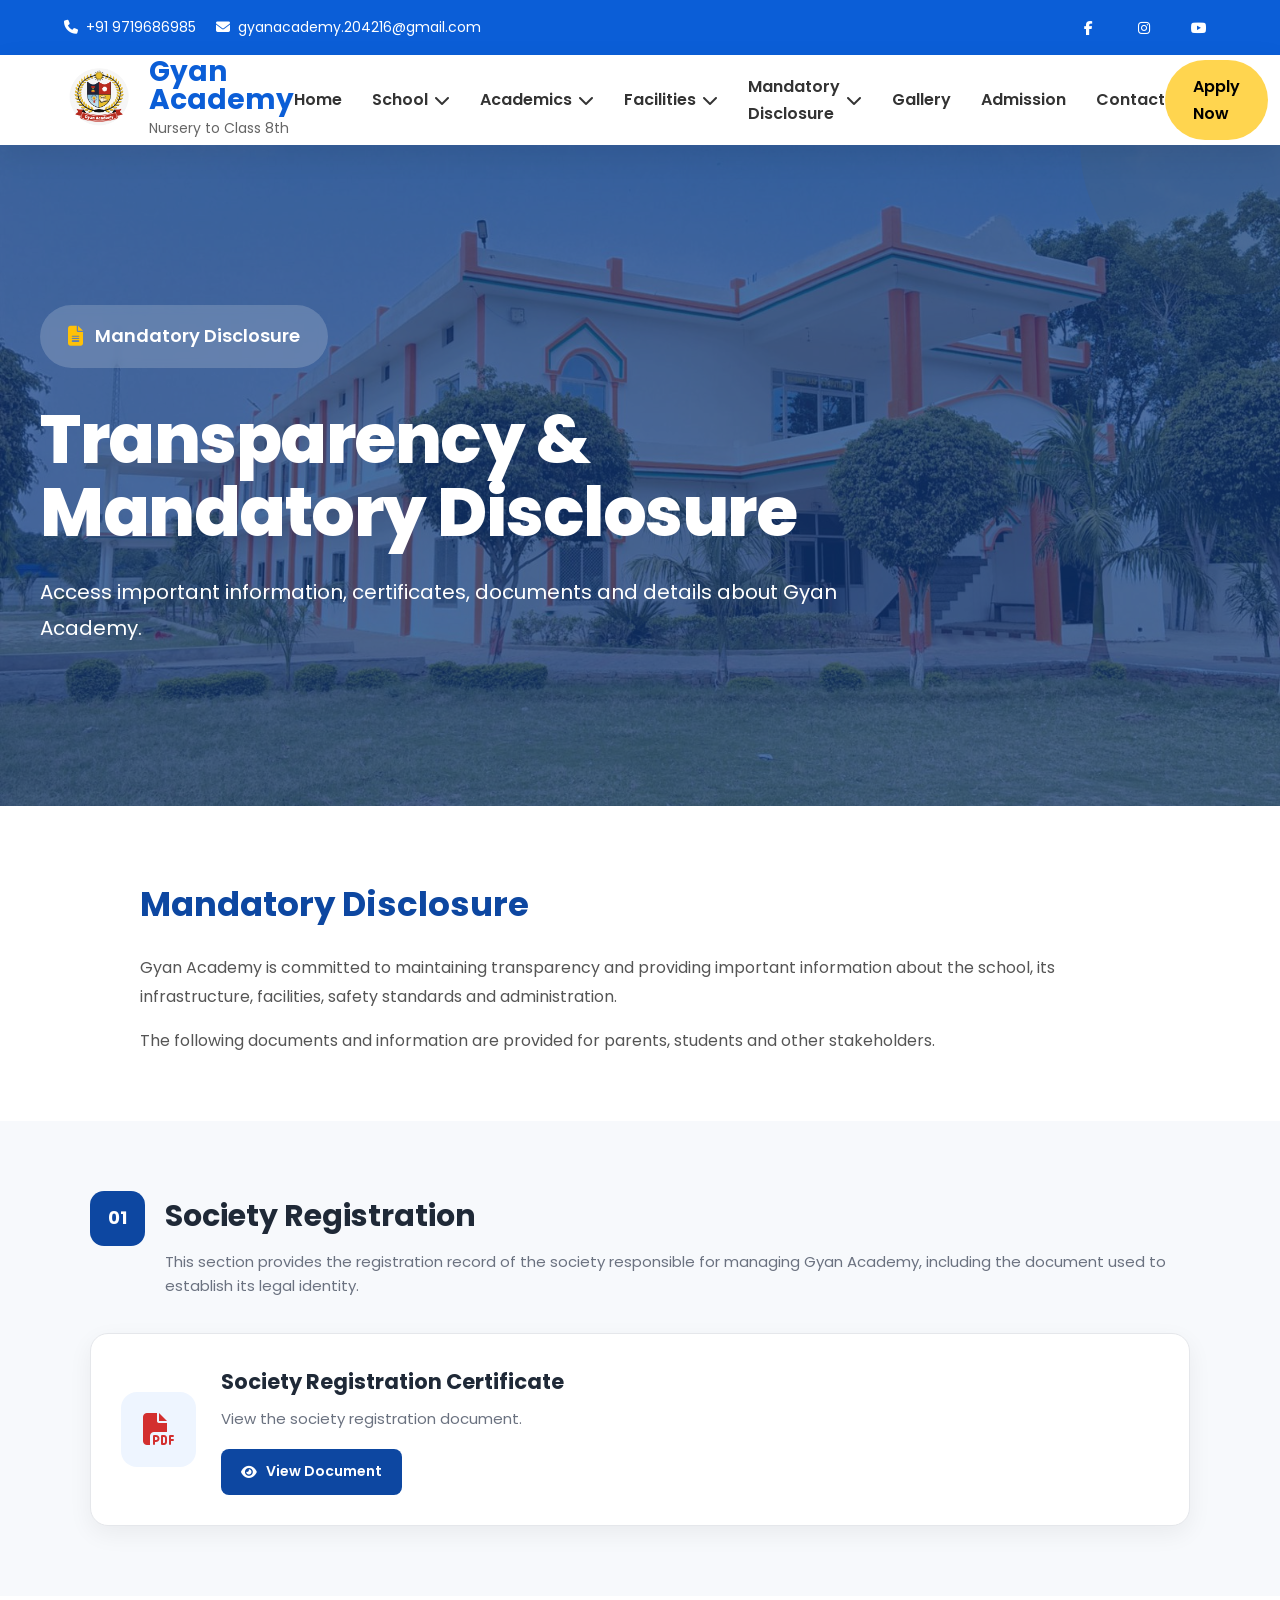
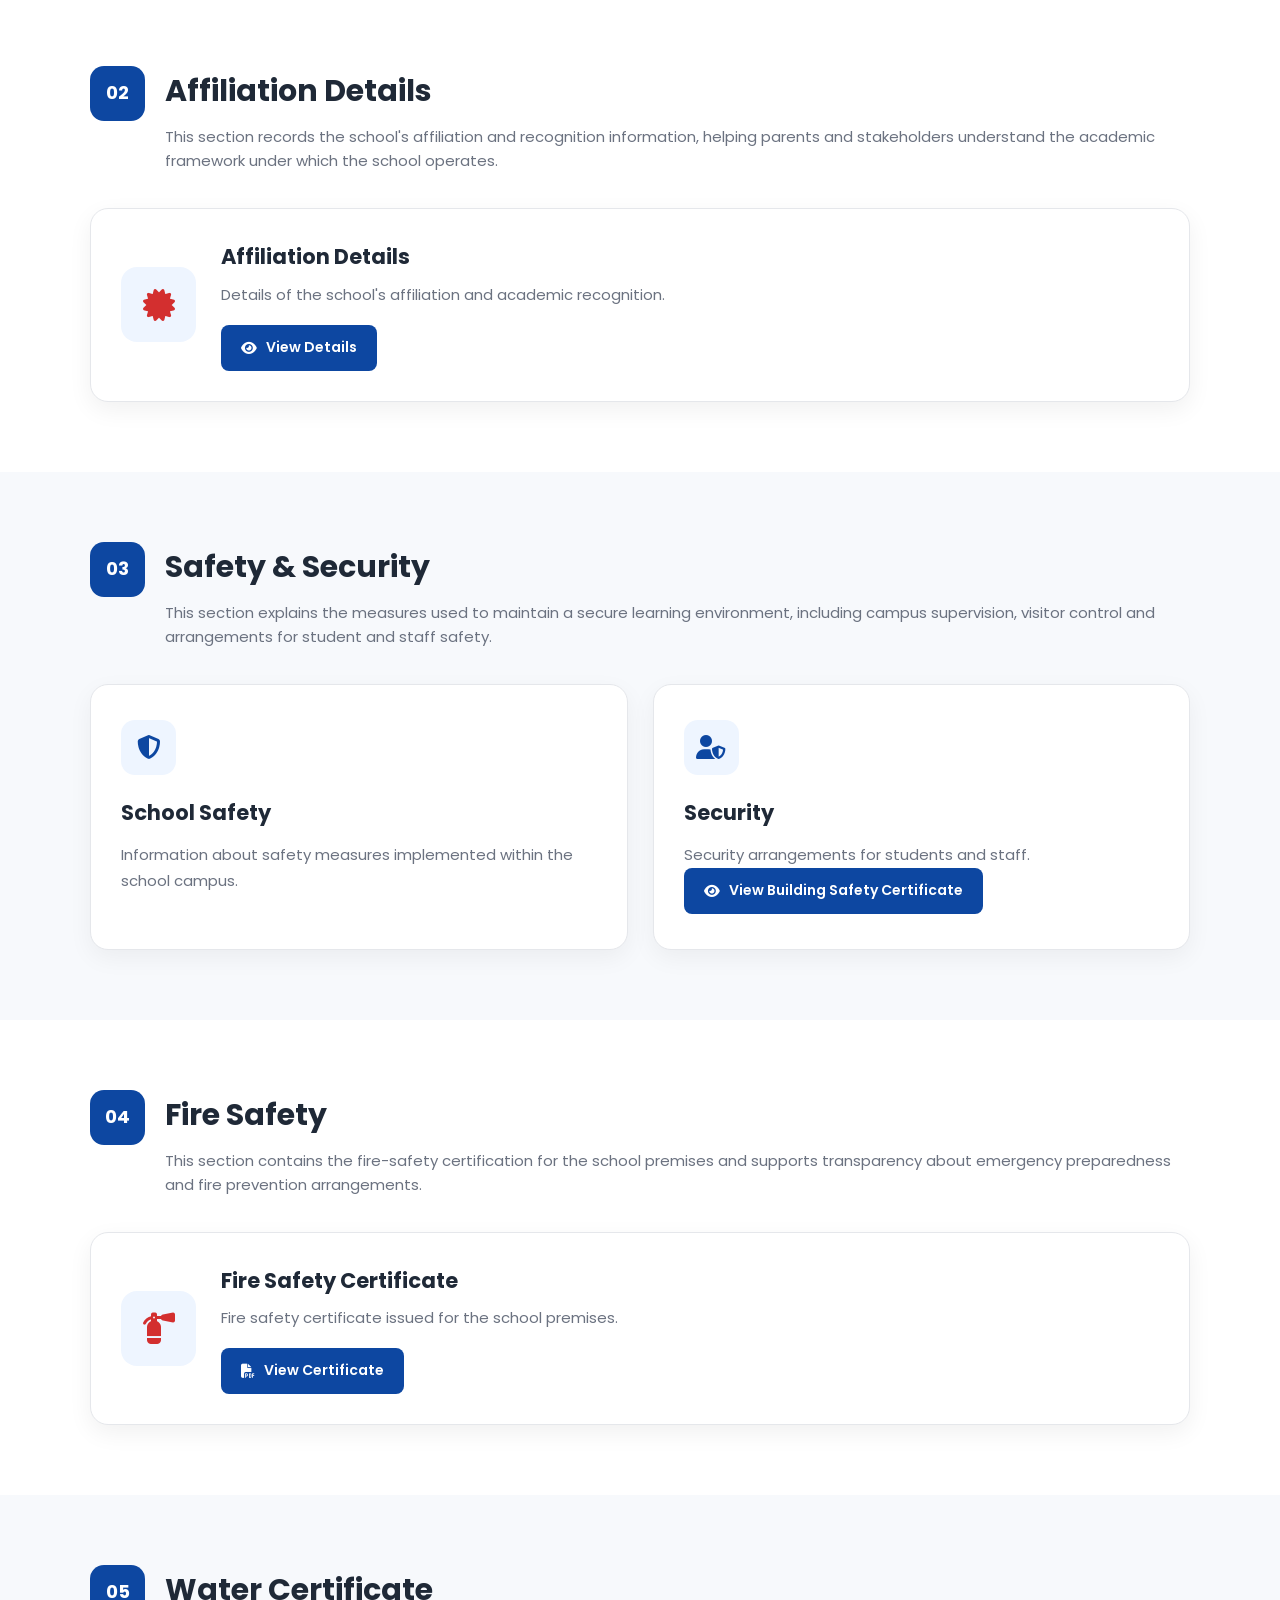
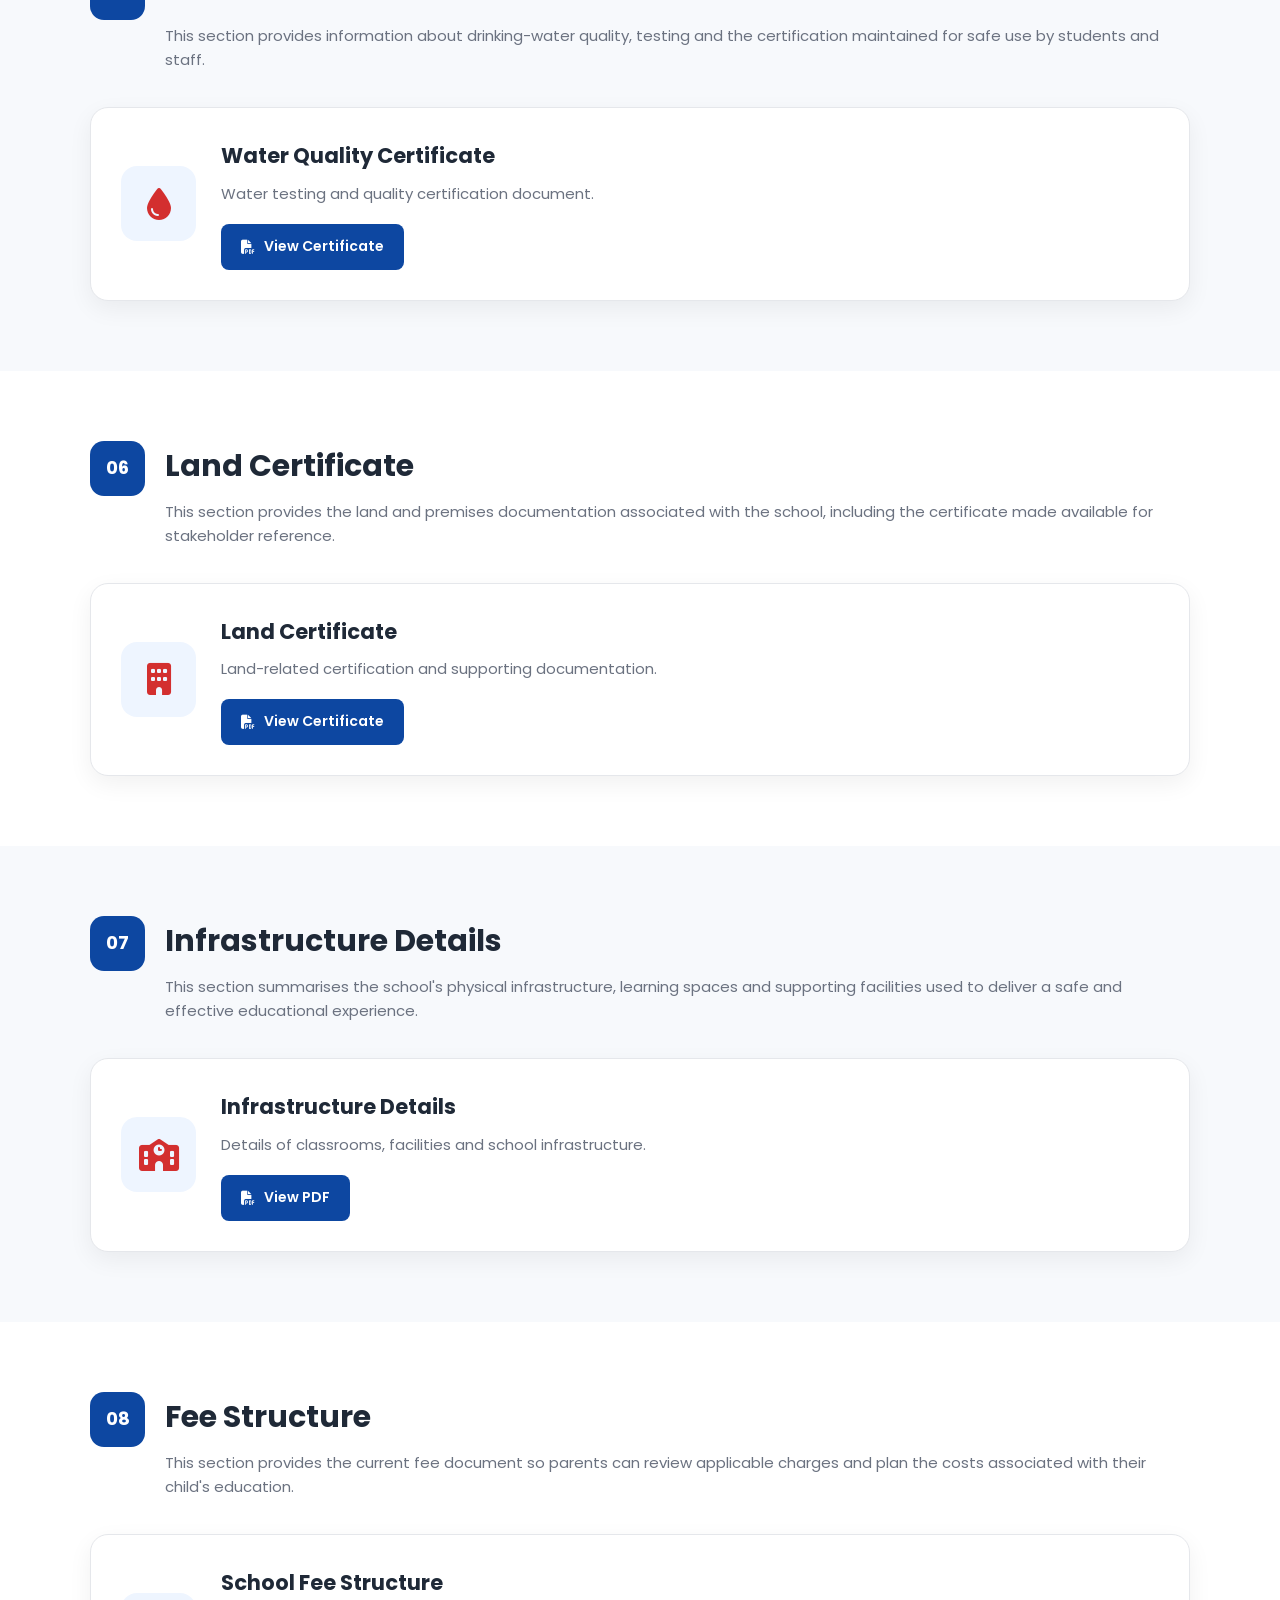
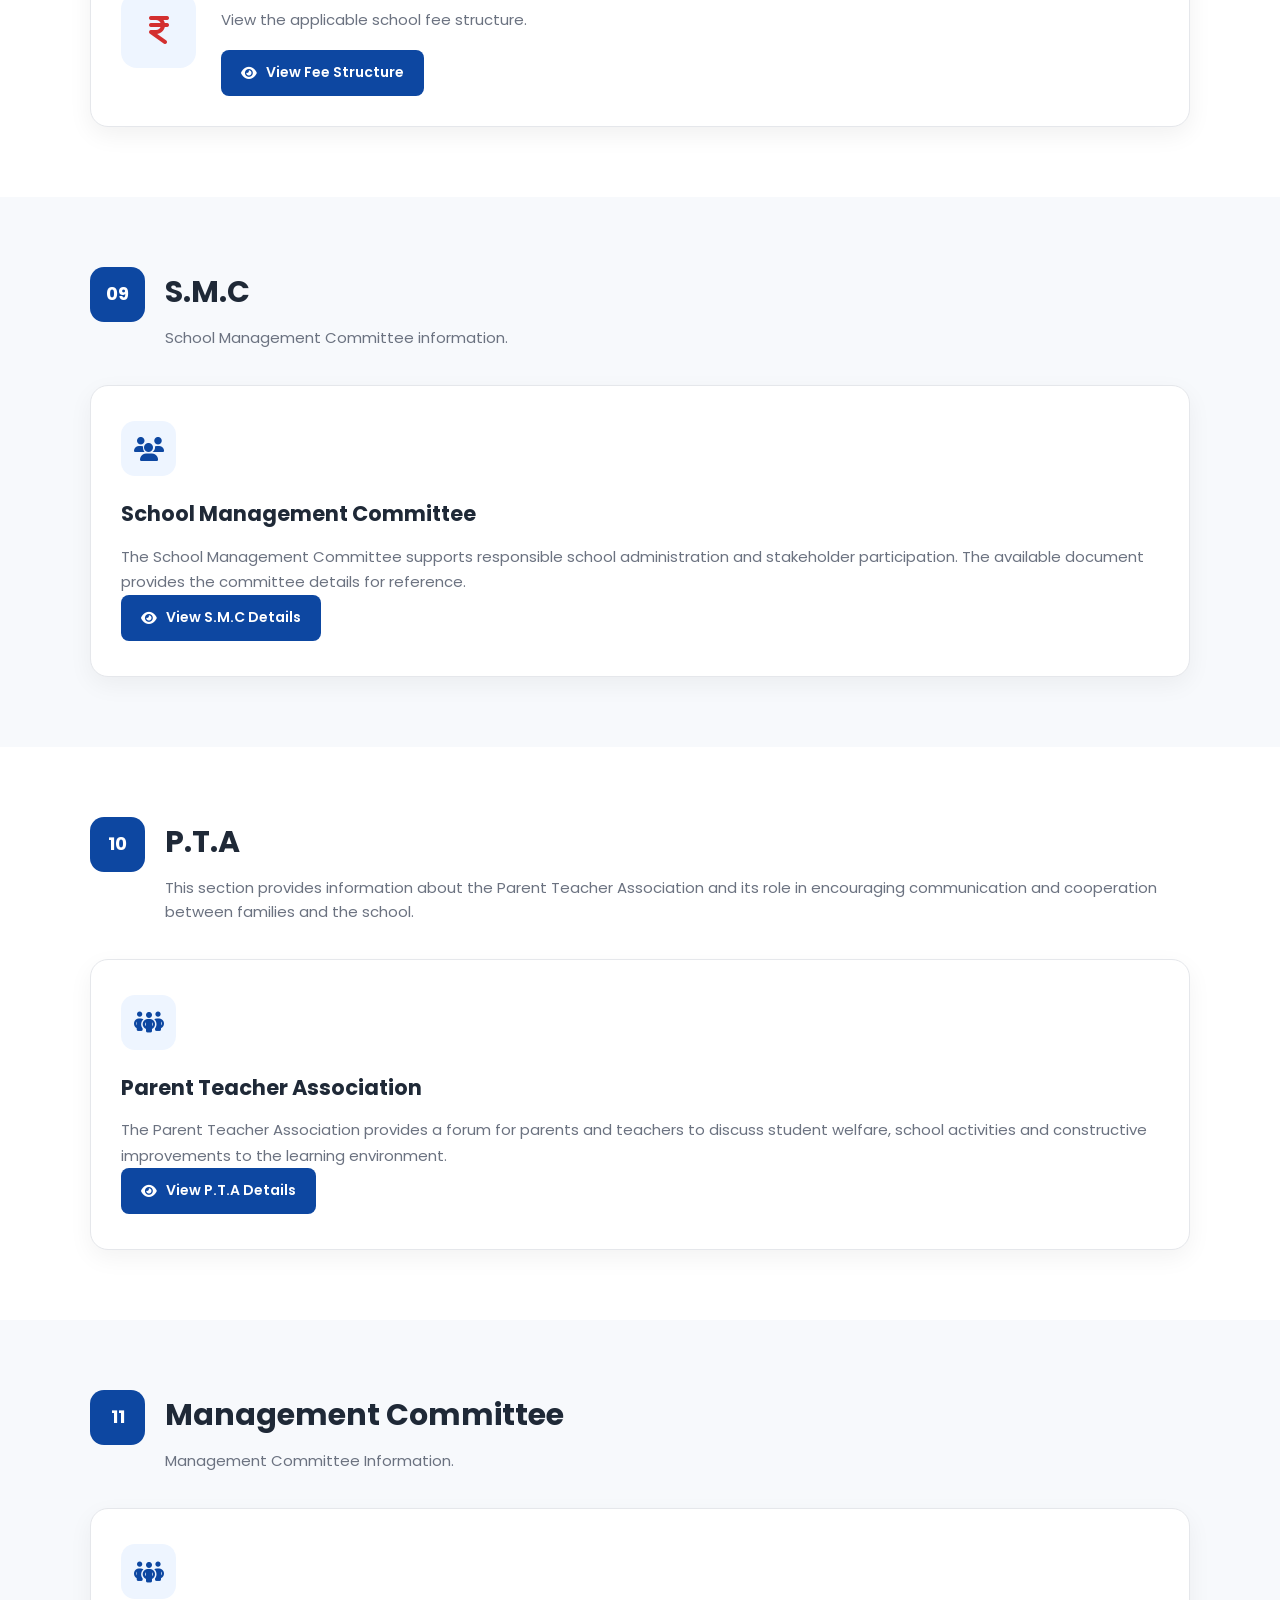
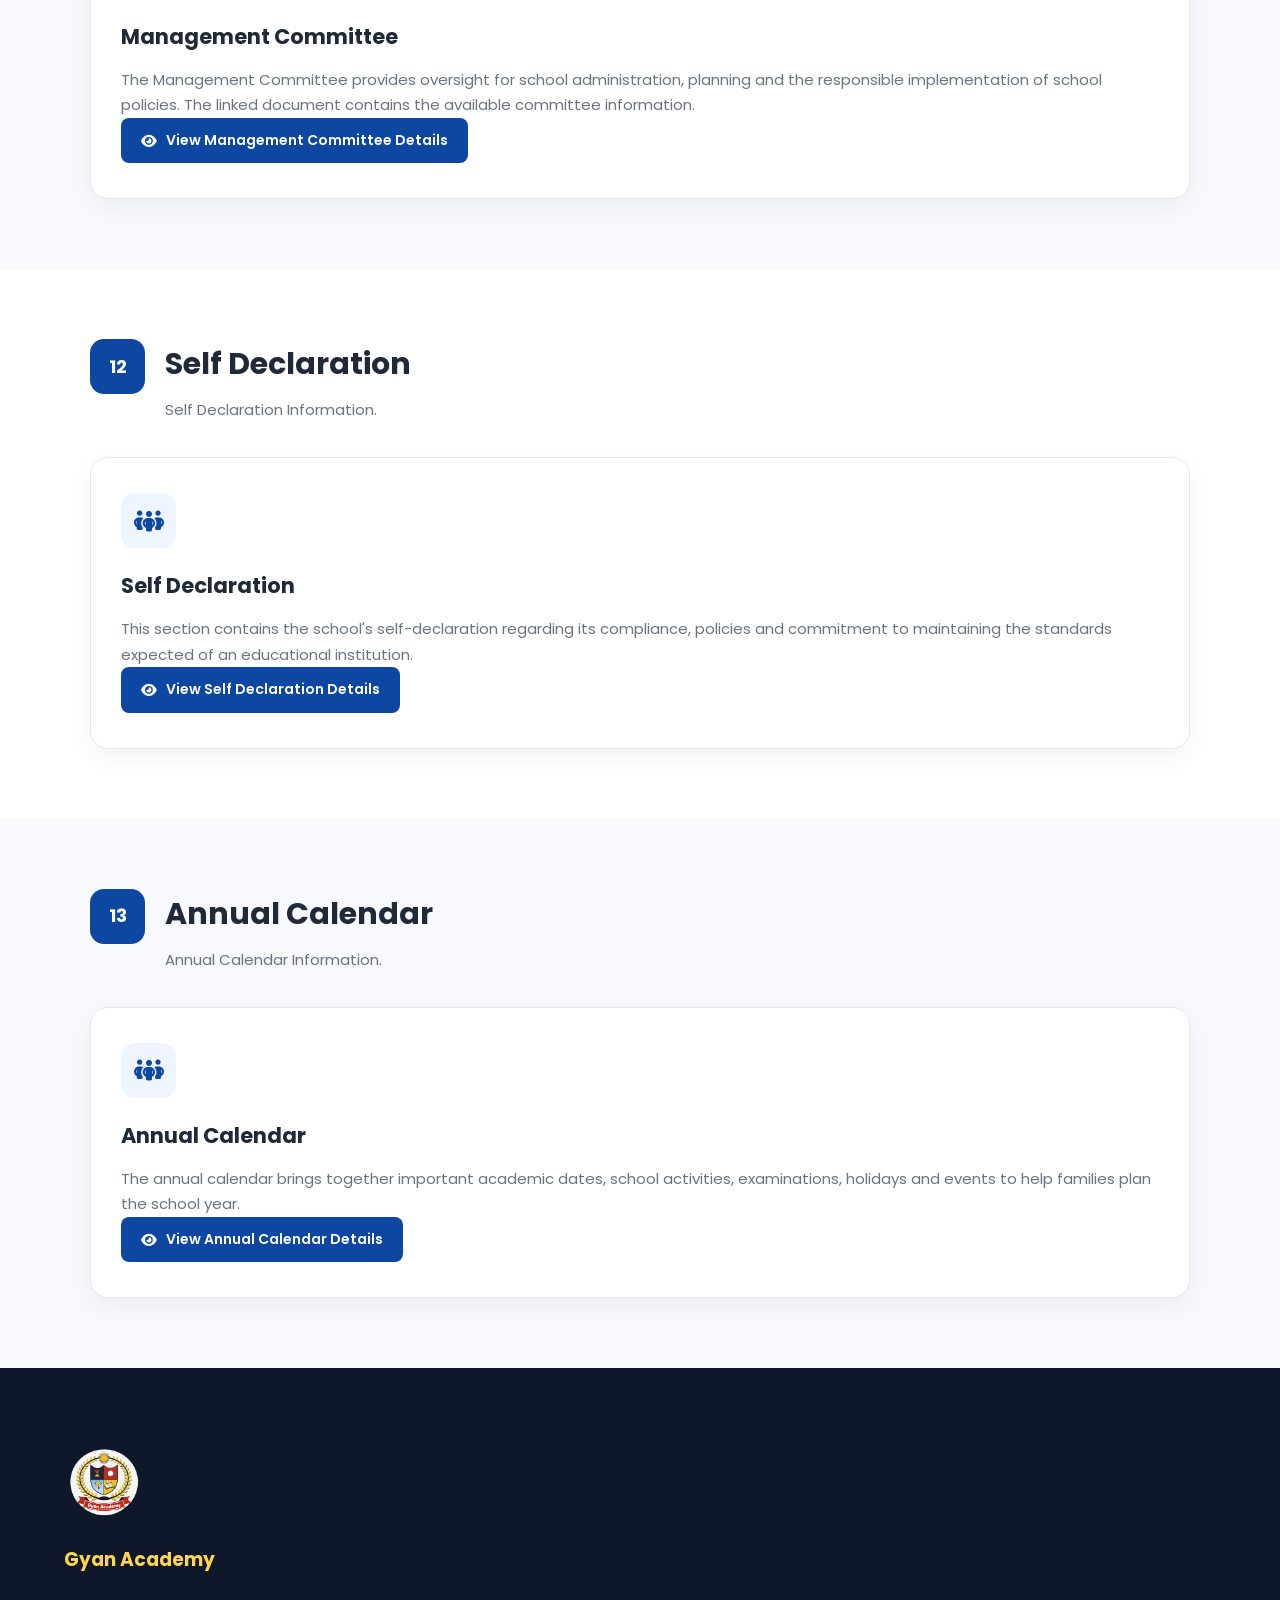
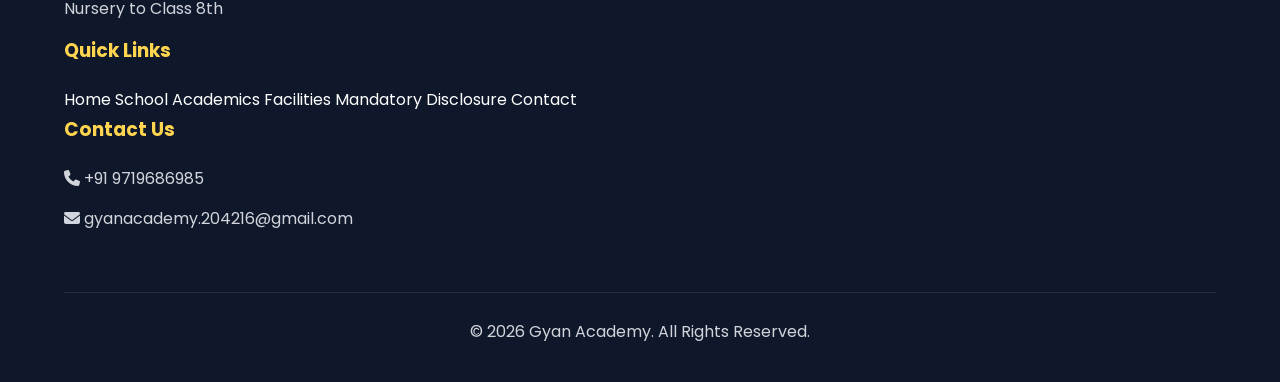
<file: mandatorydisclosure.html>
<!DOCTYPE html>
<html lang="en">

<head>

    <meta charset="UTF-8">

    <meta name="viewport" content="width=device-width, initial-scale=1.0">

    <title>Mandatory Disclosure | Gyan Academy</title>

    <link rel="stylesheet" href="style.css">

    <link rel="stylesheet" href="mandatorydisclosure.css">

    <link rel="stylesheet" href="https://cdnjs.cloudflare.com/ajax/libs/font-awesome/6.7.2/css/all.min.css">

</head>


<body>


    <!-- ================= TOP BAR ================= -->

    <div class="top-bar">

        <div class="container">

            <div class="top-left">

                <a href="tel:+919719686985">
                    <i class="fa-solid fa-phone"></i>
                    +91 9719686985
                </a>

                <a href="mailto:gyanacademy.204216@gmail.com">
                    <i class="fa-solid fa-envelope"></i>
                    gyanacademy.204216@gmail.com
                </a>

            </div>

            <div class="top-right">

                <a href="#">
                    <i class="fab fa-facebook-f"></i>
                </a>

                <a href="#">
                    <i class="fab fa-instagram"></i>
                </a>

                <a href="#">
                    <i class="fab fa-youtube"></i>
                </a>

            </div>

        </div>

    </div>


    <!-- ================= HEADER ================= -->

    <header class="header">

        <div class="container">

            <!-- Logo -->

            <a href="index.html" class="logo">

                <img src="logo.png" alt="Gyan Academy Logo">

                <div class="logo-text">

                    <h2>Gyan Academy</h2>

                    <span>Nursery to Class 8th</span>

                </div>

            </a>


            <!-- ================= DESKTOP NAVIGATION ================= -->

            <nav class="navbar">

                <ul class="nav-menu">

                    <li>
                        <a href="index.html">
                            Home
                        </a>
                    </li>


                    <!-- SCHOOL -->

                    <li class="dropdown">

                        <a href="#">
                            School
                            <i class="fa-solid fa-chevron-down"></i>
                        </a>

                        <ul class="dropdown-menu">

                            <li>
                                <a href="school.html#about-us">
                                    About Us
                                </a>
                            </li>

                            <li>
                                <a href="school.html#vision">
                                    Vision & Mission
                                </a>
                            </li>

                            <li>
                                <a href="school.html#principal">
                                    Principal's Message
                                </a>
                            </li>

                            <li>
                                <a href="mandatorydisclosure.html#mandatory-disclosure">
                                    Mandatory Disclosure
                                </a>
                            </li>

                        </ul>

                    </li>


                    <!-- ACADEMICS -->

                    <li class="dropdown">

                        <a href="#">
                            Academics
                            <i class="fa-solid fa-chevron-down"></i>
                        </a>

                        <ul class="dropdown-menu">

                            <li>
                                <a href="academics.html#curriculum">
                                    Curriculum
                                </a>
                            </li>

                            <li>
                                <a href="academics.html#classes">
                                    Classes
                                </a>
                            </li>

                            <li>
                                <a href="academics.html#calendar">
                                    Academic Calendar
                                </a>
                            </li>

                            <li>
                                <a href="academics.html#exam">
                                    Examinations
                                </a>
                            </li>

                        </ul>

                    </li>


                    <!-- FACILITIES -->

                    <li class="dropdown">

                        <a href="#">
                            Facilities
                            <i class="fa-solid fa-chevron-down"></i>
                        </a>

                        <ul class="dropdown-menu">

                            <li>
                                <a href="facilities.html#infrastructure">
                                    Infrastructure
                                </a>
                            </li>

                            <li>
                                <a href="facilities.html#sports">
                                    Sports & Activities
                                </a>
                            </li>

                            <li>
                                <a href="facilities.html#transport">
                                    Transport
                                </a>
                            </li>

                            <li>
                                <a href="facilities.html#safety">
                                    Safety & Security
                                </a>
                            </li>

                        </ul>

                    </li>


                    <!-- MANDATORY DISCLOSURE -->

                    <li class="dropdown">

                        <a href="mandatorydisclosure.html">

                            Mandatory Disclosure

                            <i class="fa-solid fa-chevron-down"></i>

                        </a>

                        <ul class="dropdown-menu">

                            <li>
                                <a href="#society-registration">
                                    Society Registration
                                </a>
                            </li>

                            <li>
                                <a href="#affiliation-details">
                                    Affiliation Details
                                </a>
                            </li>

                            <li>
                                <a href="#safety-security">
                                    Safety & Security
                                </a>
                            </li>

                            <li>
                                <a href="#fire-safety">
                                    Fire Safety
                                </a>
                            </li>

                            <li>
                                <a href="#water-certificate">
                                    Water Certificate
                                </a>
                            </li>

                            <li>
                                <a href="#land-certificate">
                                    Land Certificate
                                </a>
                            </li>

                            <li>
                                <a href="#infrastructure-details">
                                    Infrastructure Details
                                </a>
                            </li>

                            <li>
                                <a href="#fee-structure">
                                    Fee Structure
                                </a>
                            </li>

                            <li>
                                <a href="#smc">
                                    S.M.C
                                </a>
                            </li>

                            <li>
                                <a href="#pta">
                                    P.T.A
                                </a>
                            </li>

                            <li>
                                <a href="#management-committee">
                                    Management Committee
                                </a>
                            </li>

                            <li>
                                <a href="#self-declaration">
                                    Self Declaration
                                </a>
                            </li>

                            <li>

                                <a href="#annual-calendar">
                                    Annual Calendar
                                </a>
                            </li>

                        </ul>

                    </li>


                    <li>
                        <a href="gallery.html">
                            Gallery
                        </a>
                    </li>


                    <li>
                        <a href="admission.html#admission-form">
                            Admission
                        </a>
                    </li>


                    <li>
                        <a href="contact.html">
                            Contact
                        </a>
                    </li>

                </ul>

            </nav>


            <!-- RIGHT SIDE -->

            <div class="header-right">

                <a href="admission.html#admission-form" class="apply-btn">

                    Apply Now

                </a>

                <button type="button" class="menu-toggle" aria-label="Open menu" aria-expanded="false">

                    <i class="fa-solid fa-bars"></i>

                </button>

            </div>

        </div>

    </header>


    <!-- ================= MOBILE MENU ================= -->

    <div class="mobile-menu">

        <ul>

            <li>
                <a href="index.html">
                    Home
                </a>
            </li>


            <!-- SCHOOL -->

            <li class="mobile-dropdown">

                <button class="mobile-dropdown-btn">

                    School

                    <i class="fa-solid fa-chevron-down"></i>

                </button>

                <ul class="mobile-submenu">

                    <li>
                        <a href="school.html#about-us">
                            About Us
                        </a>
                    </li>

                    <li>
                        <a href="school.html#vision">
                            Vision & Mission
                        </a>
                    </li>

                    <li>
                        <a href="school.html#principal">
                            Principal's Message
                        </a>
                    </li>

                    <li>
                        <a href="mandatorydisclosure.html#mandatory-disclosure">
                            Mandatory Disclosure
                        </a>
                    </li>

                </ul>

            </li>


            <!-- ACADEMICS -->

            <li class="mobile-dropdown">

                <button class="mobile-dropdown-btn">

                    Academics

                    <i class="fa-solid fa-chevron-down"></i>

                </button>

                <ul class="mobile-submenu">

                    <li>
                        <a href="academics.html#curriculum">
                            Curriculum
                        </a>
                    </li>

                    <li>
                        <a href="academics.html#classes">
                            Classes
                        </a>
                    </li>

                    <li>
                        <a href="academics.html#calendar">
                            Academic Calendar
                        </a>
                    </li>

                    <li>
                        <a href="academics.html#exam">
                            Examinations
                        </a>
                    </li>

                </ul>

            </li>


            <!-- FACILITIES -->

            <li class="mobile-dropdown">

                <button class="mobile-dropdown-btn">

                    Facilities

                    <i class="fa-solid fa-chevron-down"></i>

                </button>

                <ul class="mobile-submenu">

                    <li>
                        <a href="facilities.html#infrastructure">
                            Infrastructure
                        </a>
                    </li>

                    <li>
                        <a href="facilities.html#sports">
                            Sports & Activities
                        </a>
                    </li>

                    <li>
                        <a href="facilities.html#transport">
                            Transport
                        </a>
                    </li>

                    <li>
                        <a href="facilities.html#safety">
                            Safety & Security
                        </a>
                    </li>

                </ul>

            </li>


            <!-- MANDATORY DISCLOSURE -->

            <li class="mobile-dropdown">

                <button class="mobile-dropdown-btn">

                    Mandatory Disclosure

                    <i class="fa-solid fa-chevron-down"></i>

                </button>

                <ul class="mobile-submenu">

                    <li>
                        <a href="#society-registration">
                            Society Registration
                        </a>
                    </li>

                    <li>
                        <a href="#affiliation-details">
                            Affiliation Details
                        </a>
                    </li>

                    <li>
                        <a href="#safety-security">
                            Safety & Security
                        </a>
                    </li>

                    <li>
                        <a href="#fire-safety">
                            Fire Safety
                        </a>
                    </li>

                    <li>
                        <a href="#water-certificate">
                            Water Certificate
                        </a>
                    </li>

                    <li>
                        <a href="#land-certificate">
                            Land Certificate
                        </a>
                    </li>

                    <li>
                        <a href="#infrastructure-details">
                            Infrastructure Details
                        </a>
                    </li>

                    <li>
                        <a href="#fee-structure">
                            Fee Structure
                        </a>
                    </li>

                    <li>
                        <a href="#smc">
                            S.M.C
                        </a>
                    </li>

                    <li>
                        <a href="#pta">
                            P.T.A
                        </a>
                    </li>

                    <li>
                        <a href="#management-committee">
                            Management Committee
                        </a>
                    </li>

                    <li>
                        <a href="#self-declaration">
                            Self Declaration
                        </a>
                    </li>

                    <li>
                        <a href="#annual-calendar">
                            Annual Calendar
                        </a>
                    </li>

                </ul>

            </li>


            <li>
                <a href="gallery.html">
                    Gallery
                </a>
            </li>


            <li>
                <a href="admission.html#admission-form">
                    Admission
                </a>
            </li>


            <li>
                <a href="contact.html">
                    Contact
                </a>
            </li>


            <li>

                <a href="admission.html#admission-form" class="mobile-apply-btn">

                    Apply Now

                </a>

            </li>

        </ul>

    </div>


    <!-- ================================================= -->
    <!--              MANDATORY DISCLOSURE                -->
    <!-- ================================================= -->

    <main class="mandatory-page">


        <!-- PAGE HERO -->

        <section class="mandatory-hero">

            <div class="mandatory-hero-overlay"></div>

            <div class="container mandatory-hero-content">

                <div class="mandatory-hero-badge">
                    <i class="fa-solid fa-file-lines"></i>
                    Mandatory Disclosure
                </div>

                <h1>
                    Transparency &<br>
                    Mandatory Disclosure
                </h1>

                <p>
                    Access important information, certificates,
                    documents and details about Gyan Academy.
                </p>

            </div>

        </section>


        <!-- INTRODUCTION -->

        <section id="mandatory-disclosure" class="mandatory-intro">

            <div class="container">

                <h2>
                    Mandatory Disclosure
                </h2>

                <p>
                    Gyan Academy is committed to maintaining
                    transparency and providing important
                    information about the school, its
                    infrastructure, facilities, safety
                    standards and administration.
                </p>

                <p>
                    The following documents and information
                    are provided for parents, students and
                    other stakeholders.
                </p>

            </div>

        </section>


        <!-- ================= SOCIETY REGISTRATION ================= -->

        <section id="society-registration" class="disclosure-section">

            <div class="container">

                <div class="disclosure-heading">

                    <span>
                        01
                    </span>

                    <div>

                        <h2>
                            Society Registration
                        </h2>

                        <p>
                            This section provides the registration record of the society responsible for managing Gyan
                            Academy, including the document used to establish its legal identity.
                        </p>

                    </div>

                </div>


                <div class="document-card">

                    <div class="document-icon">

                        <i class="fa-solid fa-file-pdf"></i>

                    </div>

                    <div class="document-content">

                        <h3>
                            Society Registration Certificate
                        </h3>

                        <p>
                            View the society registration
                            document.
                        </p>

                        <!-- Add PDF path when available -->

                        <a href="Society-Registration.pdf" target="_blank" class="document-btn">

                            <i class="fa-solid fa-eye"></i>

                            View Document

                        </a>

                    </div>

                </div>

            </div>

        </section>


        <!-- ================= AFFILIATION ================= -->

        <section id="affiliation-details" class="disclosure-section">

            <div class="container">

                <div class="disclosure-heading">

                    <span>
                        02
                    </span>

                    <div>

                        <h2>
                            Affiliation Details
                        </h2>

                        <p>
                            This section records the school's affiliation and recognition information, helping parents
                            and stakeholders understand the academic framework under which the school operates.
                        </p>

                    </div>

                </div>


                <div class="document-card">

                    <div class="document-icon">

                        <i class="fa-solid fa-certificate"></i>

                    </div>

                    <div class="document-content">

                        <h3>
                            Affiliation Details
                        </h3>

                        <p>
                            Details of the school's affiliation
                            and academic recognition.
                        </p>

                        <a href="Affiliation-Details.pdf" target="_blank" class="document-btn">

                            <i class="fa-solid fa-eye"></i>

                            View Details

                        </a>

                    </div>

                </div>

            </div>

        </section>


        <!-- ================= SAFETY ================= -->

        <section id="safety-security" class="disclosure-section">

            <div class="container">

                <div class="disclosure-heading">

                    <span>
                        03
                    </span>

                    <div>

                        <h2>
                            Safety & Security
                        </h2>

                        <p>
                            This section explains the measures used to maintain a secure learning environment, including
                            campus supervision, visitor control and arrangements for student and staff safety.
                        </p>

                    </div>

                </div>


                <div class="document-grid">

                    <div class="info-card">

                        <i class="fa-solid fa-shield-halved"></i>

                        <h3>
                            School Safety
                        </h3>

                        <p>
                            Information about safety measures
                            implemented within the school campus.
                        </p>

                    </div>


                    <div class="info-card">

                        <i class="fa-solid fa-user-shield"></i>

                        <h3>
                            Security
                        </h3>

                        <p>
                            Security arrangements for
                            students and staff.
                        </p>

                        <a href="Building-Safety-Certificate.pdf" target="_blank" class="document-btn">

                            <i class="fa-solid fa-eye"></i>

                            View Building Safety Certificate

                        </a>

                    </div>

                </div>

            </div>

        </section>


        <!-- ================= FIRE SAFETY ================= -->

        <section id="fire-safety" class="disclosure-section">

            <div class="container">

                <div class="disclosure-heading">

                    <span>
                        04
                    </span>

                    <div>

                        <h2>
                            Fire Safety
                        </h2>

                        <p>
                            This section contains the fire-safety certification for the school premises and supports
                            transparency about emergency preparedness and fire prevention arrangements.
                        </p>

                    </div>

                </div>


                <div class="document-card">

                    <div class="document-icon">

                        <i class="fa-solid fa-fire-extinguisher"></i>

                    </div>

                    <div class="document-content">

                        <h3>
                            Fire Safety Certificate
                        </h3>

                        <p>
                            Fire safety certificate issued
                            for the school premises.
                        </p>

                        <a href="Fire-Safety-Certificate.pdf" target="_blank" class="document-btn">

                            <i class="fa-solid fa-file-pdf"></i>

                            View Certificate

                        </a>

                    </div>

                </div>

            </div>

        </section>


        <!-- ================= WATER ================= -->

        <section id="water-certificate" class="disclosure-section">

            <div class="container">

                <div class="disclosure-heading">

                    <span>
                        05
                    </span>

                    <div>

                        <h2>
                            Water Certificate
                        </h2>

                        <p>
                            This section provides information about drinking-water quality, testing and the
                            certification maintained for safe use by students and staff.
                        </p>

                    </div>

                </div>


                <div class="document-card">

                    <div class="document-icon">

                        <i class="fa-solid fa-droplet"></i>

                    </div>

                    <div class="document-content">

                        <h3>
                            Water Quality Certificate
                        </h3>

                        <p>
                            Water testing and quality
                            certification document.
                        </p>

                        <a href="Water-Quality-Certificate.pdf" target="_blank" class="document-btn">

                            <i class="fa-solid fa-file-pdf"></i>

                            View Certificate

                        </a>

                    </div>

                </div>

            </div>

        </section>


        <!-- ================= LAND ================= -->

        <section id="land-certificate" class="disclosure-section">

            <div class="container">

                <div class="disclosure-heading">

                    <span>
                        06
                    </span>

                    <div>

                        <h2>
                            Land Certificate
                        </h2>

                        <p>
                            This section provides the land and premises documentation associated with the school,
                            including the certificate made available for stakeholder reference.
                        </p>

                    </div>

                </div>


                <div class="document-card">

                    <div class="document-icon">

                        <i class="fa-solid fa-building"></i>

                    </div>

                    <div class="document-content">

                        <h3>
                            Land Certificate
                        </h3>

                        <p>
                            Land-related certification and
                            supporting documentation.
                        </p>

                        <a href="Land-Certificate.pdf" target="_blank" class="document-btn">

                            <i class="fa-solid fa-file-pdf"></i>

                            View Certificate

                        </a>

                    </div>

                </div>

            </div>

        </section>


        <!-- ================= INFRASTRUCTURE ================= -->

        <section id="infrastructure-details" class="disclosure-section">

            <div class="container">

                <div class="disclosure-heading">

                    <span>
                        07
                    </span>

                    <div>

                        <h2>
                            Infrastructure Details
                        </h2>

                        <p>
                            This section summarises the school's physical infrastructure, learning spaces and supporting
                            facilities used to deliver a safe and effective educational experience.
                        </p>

                    </div>

                </div>


                <div class="document-card">

                    <div class="document-icon">

                        <i class="fa-solid fa-school"></i>

                    </div>

                    <div class="document-content">

                        <h3>
                            Infrastructure Details
                        </h3>

                        <p>
                            Details of classrooms, facilities
                            and school infrastructure.
                        </p>

                        <!-- Existing PDF -->

                        <a href="Infrastructure-Details.pdf" target="_blank" class="document-btn">

                            <i class="fa-solid fa-file-pdf"></i>

                            View PDF

                        </a>

                    </div>

                </div>

            </div>

        </section>


        <!-- ================= FEE STRUCTURE ================= -->

        <section id="fee-structure" class="disclosure-section">

            <div class="container">

                <div class="disclosure-heading">

                    <span>
                        08
                    </span>

                    <div>

                        <h2>
                            Fee Structure
                        </h2>

                        <p>
                            This section provides the current fee document so parents can review applicable charges and
                            plan the costs associated with their child's education.
                        </p>

                    </div>

                </div>


                <div class="document-card">

                    <div class="document-icon">

                        <i class="fa-solid fa-indian-rupee-sign"></i>

                    </div>

                    <div class="document-content">

                        <h3>
                            School Fee Structure
                        </h3>

                        <p>
                            View the applicable school fee
                            structure.
                        </p>

                        <a href="Fee-Structure.pdf" target="_blank" class="document-btn">

                            <i class="fa-solid fa-eye"></i>

                            View Fee Structure

                        </a>

                    </div>

                </div>

            </div>

        </section>


        <!-- ================= SMC ================= -->

        <section id="smc" class="disclosure-section">

            <div class="container">

                <div class="disclosure-heading">

                    <span>
                        09
                    </span>

                    <div>

                        <h2>
                            S.M.C
                        </h2>

                        <p>
                            School Management Committee
                            information.
                        </p>

                    </div>

                </div>


                <div class="info-card wide-card">

                    <i class="fa-solid fa-users"></i>

                    <h3>
                        School Management Committee
                    </h3>

                    <p>
                        The School Management Committee supports responsible school administration and stakeholder
                        participation. The available document provides the committee details for reference.
                    </p>

                    <a href="S.M.C.pdf" target="_blank" class="document-btn">

                        <i class="fa-solid fa-eye"></i>

                        View S.M.C Details

                    </a>

                </div>

            </div>

        </section>


        <!-- ================= PTA ================= -->

        <section id="pta" class="disclosure-section">

            <div class="container">

                <div class="disclosure-heading">

                    <span>
                        10
                    </span>

                    <div>

                        <h2>
                            P.T.A
                        </h2>

                        <p>
                            This section provides information about the Parent Teacher Association and its role in
                            encouraging communication and cooperation between families and the school.
                        </p>

                    </div>

                </div>


                <div class="info-card wide-card">

                    <i class="fa-solid fa-people-group"></i>

                    <h3>
                        Parent Teacher Association
                    </h3>

                    <p>
                        The Parent Teacher Association provides a forum for parents and teachers to discuss student
                        welfare, school activities and constructive improvements to the learning environment.
                    </p>

                    <a href="PTA.pdf" target="_blank" class="document-btn">

                        <i class="fa-solid fa-eye"></i>

                        View P.T.A Details

                    </a>

                </div>

            </div>

        </section>

        <section id="management-committee" class="disclosure-section">

            <div class="container">

                <div class="disclosure-heading">

                    <span>
                        11
                    </span>

                    <div>

                        <h2>
                            Management Committee
                        </h2>

                        <p>
                            Management Committee Information.

                        </p>

                    </div>

                </div>

                <div class="info-card wide-card">

                    <i class="fa-solid fa-people-group"></i>

                    <h3>
                        Management Committee
                    </h3>

                    <p>
                        The Management Committee provides oversight for school administration, planning and the
                        responsible implementation of school policies. The linked document contains the available
                        committee information.
                    </p>

                    <a href="Management-Committee.pdf" target="_blank" class="document-btn">

                        <i class="fa-solid fa-eye"></i>

                        View Management Committee Details

                    </a>

                </div>

            </div>

        </section>

        <section id="self-declaration" class="disclosure-section">

            <div class="container">

                <div class="disclosure-heading">

                    <span>
                        12
                    </span>

                    <div>

                        <h2>
                            Self Declaration
                        </h2>

                        <p>
                            Self Declaration Information.

                        </p>

                    </div>

                </div>

                <div class="info-card wide-card">

                    <i class="fa-solid fa-people-group"></i>

                    <h3>
                        Self Declaration
                    </h3>

                    <p>
                        This section contains the school's self-declaration regarding its compliance, policies and
                        commitment to maintaining the standards expected of an educational institution.
                    </p>

                    <a href="Self-Declaration.pdf" target="_blank" class="document-btn">

                        <i class="fa-solid fa-eye"></i>

                        View Self Declaration Details

                    </a>

                </div>

            </div>

        </section>


        <section id="annual-calendar" class="disclosure-section">

            <div class="container">

                <div class="disclosure-heading">

                    <span>
                        13
                    </span>

                    <div>

                        <h2>
                            Annual Calendar
                        </h2>

                        <p>
                            Annual Calendar Information.

                        </p>

                    </div>

                </div>

                <div class="info-card wide-card">

                    <i class="fa-solid fa-people-group"></i>

                    <h3>
                        Annual Calendar
                    </h3>

                    <p>
                        The annual calendar brings together important academic dates, school activities,
                        examinations, holidays and events to help families plan the school year.
                    </p>

                    <a href="Annual-Calender.pdf" target="_blank" class="document-btn">

                        <i class="fa-solid fa-eye"></i>

                        View Annual Calendar Details

                    </a>

                </div>

            </div>

        </section>



    </main>


    <!-- ================= FOOTER ================= -->

    <footer class="footer">

        <div class="container">

            <div class="footer-content">

                <div class="footer-about">

                    <img src="logo.png" alt="Gyan Academy Logo">

                    <h3>
                        Gyan Academy
                    </h3>

                    <p>
                        Nursery to Class 8th
                    </p>

                </div>


                <div class="footer-links">

                    <h3>
                        Quick Links
                    </h3>

                    <a href="index.html">
                        Home
                    </a>

                    <a href="school.html">
                        School
                    </a>

                    <a href="academics.html">
                        Academics
                    </a>

                    <a href="facilities.html">
                        Facilities
                    </a>

                    <a href="mandatorydisclosure.html">
                        Mandatory Disclosure
                    </a>

                    <a href="contact.html">
                        Contact
                    </a>

                </div>


                <div class="footer-contact">

                    <h3>
                        Contact Us
                    </h3>

                    <p>
                        <i class="fa-solid fa-phone"></i>
                        +91 9719686985
                    </p>

                    <p>
                        <i class="fa-solid fa-envelope"></i>
                        gyanacademy.204216@gmail.com
                    </p>

                </div>

            </div>


            <div class="footer-bottom">

                <p>
                    © 2026 Gyan Academy. All Rights Reserved.
                </p>

            </div>

        </div>

    </footer>


    <!-- ================= JAVASCRIPT ================= -->

    <script src="script.js"></script>

</body>

</html>
</file>
<file: style.css>
/* =========================================
   GYAN ACADEMY V2
   STYLE.CSS - PART 1
========================================= */

/* Google Font */
@import url('https://fonts.googleapis.com/css2?family=Poppins:wght@300;400;500;600;700;800&display=swap');

/* ---------- RESET ---------- */

*{
    margin:0;
    padding:0;
    box-sizing:border-box;
}

html{
    scroll-behavior:smooth;
}

body{
    font-family:'Poppins',sans-serif;
    background:#ffffff;
    color:#333;
    line-height:1.7;
    overflow-x:hidden;
}

/* ---------- VARIABLES ---------- */

:root{

    --primary:#0B5ED7;
    --secondary:#FFD54F;
    --dark:#1b1b1b;
    --light:#ffffff;
    --gray:#f5f5f5;
    --text:#555;
    --shadow:0 10px 30px rgba(0,0,0,.08);
    --transition:.35s ease;

}

/* ---------- CONTAINER ---------- */

.container{

    width:90%;
    max-width:1250px;
    margin:auto;

}

/* ---------- IMAGES ---------- */

img{

    width:100%;
    display:block;

}

/* ---------- LINKS ---------- */

a{

    text-decoration:none;
    color:inherit;

}

ul{

    list-style:none;

}

/* ---------- SECTION ---------- */

section{

    padding:90px 0;

}

/* ---------- TITLES ---------- */

.section-title{

    text-align:center;
    margin-bottom:60px;

}

.section-title span{

    color:var(--primary);
    font-size:15px;
    font-weight:600;
    text-transform:uppercase;
    letter-spacing:2px;

}

.section-title h2{

    margin-top:10px;
    font-size:40px;
    color:var(--dark);

}

.section-title p{

    max-width:700px;
    margin:20px auto 0;
    color:var(--text);

}

/* ---------- BUTTON ---------- */

.btn{

    display:inline-block;
    background:var(--primary);
    color:#fff;
    padding:14px 35px;
    border-radius:50px;
    font-weight:600;
    transition:var(--transition);

}

.btn:hover{

    background:var(--secondary);
    color:#000;
    transform:translateY(-3px);

}

.btn-outline{

    background:transparent;
    border:2px solid #fff;
    color:#fff;

}

.btn-outline:hover{

    background:#fff;
    color:var(--primary);

}

/* =========================================
   TOP BAR
========================================= */

.top-bar{

    background:var(--primary);
    color:#fff;
    font-size:14px;
    padding:10px 0;

}

.top-bar .container{

    display:flex;
    justify-content:space-between;
    align-items:center;
    flex-wrap:wrap;

}

.top-left,
.top-right{

    display:flex;
    align-items:center;
    gap:20px;

}

.top-left a{

    display:flex;
    align-items:center;
    gap:8px;

}

.top-right a{

    width:35px;
    height:35px;
    display:flex;
    justify-content:center;
    align-items:center;
    border-radius:50%;
    transition:.3s;

}

.top-right a:hover{

    background:rgba(255,255,255,.15);

}

/* =========================================
   HEADER
========================================= */

.header{

    position:sticky;
    top:0;
    z-index:999;
    background:#fff;
    box-shadow:var(--shadow);

}

.header .container{

    display:flex;
    justify-content:space-between;
    align-items:center;
    height:90px;

}

/* ---------- LOGO ---------- */

.logo{

    display:flex;
    align-items:center;
    gap:15px;

}

.logo img{

    width:70px;

}

.logo-text h2{

    color:var(--primary);
    font-size:28px;
    line-height:1;

}

.logo-text span{

    color:#666;
    font-size:14px;

}

/* =========================================
   NAVIGATION
========================================= */

.nav-menu{

    display:flex;
    align-items:center;
    gap:30px;

}

.nav-menu>li{

    position:relative;

}

.nav-menu>li>a{

    display:flex;
    align-items:center;
    gap:6px;
    padding:35px 0;
    font-weight:600;
    transition:.3s;

}

.nav-menu>li>a:hover,
.nav-menu>li>a.active{

    color:var(--primary);

}

/* ---------- DROPDOWN ---------- */

.dropdown-menu{

    position:absolute;
    top:100%;
    left:0;
    width:250px;
    background:#fff;
    box-shadow:var(--shadow);
    border-radius:12px;

    opacity:0;
    visibility:hidden;
    transform:translateY(20px);

    transition:.35s;

}

.dropdown:hover .dropdown-menu{

    opacity:1;
    visibility:visible;
    transform:translateY(0);

}

.dropdown-menu li{

    border-bottom:1px solid #eee;

}

.dropdown-menu li:last-child{

    border:none;

}

.dropdown-menu a{

    display:block;
    padding:15px 20px;
    transition:.3s;

}

.dropdown-menu a:hover{

    background:var(--primary);
    color:#fff;
    padding-left:28px;

}

/* ---------- HEADER RIGHT ---------- */

.header-right{

    display:flex;
    align-items:center;
    gap:20px;

}

.apply-btn{

    background:var(--secondary);
    color:#000;
    padding:13px 28px;
    border-radius:40px;
    font-weight:600;
    transition:.3s;

}

.apply-btn:hover{

    background:var(--primary);
    color:#fff;

}

/* ---------- MOBILE MENU BUTTON ---------- */

.menu-toggle{

    display:none;
    border:none;
    background:none;
    font-size:28px;
    cursor:pointer;

}

/* =========================================
   STYLE.CSS - PART 2
   MOBILE MENU & HERO
=========================================*/

/* ---------- MOBILE MENU ---------- */

.mobile-menu{
    position:fixed;
    top:0;
    left:-100%;
    width:320px;
    max-width:85%;
    height:100vh;
    background:#fff;
    z-index:9999;
    overflow-y:auto;
    box-shadow:0 0 25px rgba(0,0,0,.15);
    transition:.4s ease;
    padding:30px 20px;
}

.mobile-menu.active{
    left:0;
}

.mobile-menu ul{
    margin-top:20px;
}

.mobile-menu li{
    border-bottom:1px solid #eee;
}

.mobile-menu li a,
.mobile-dropdown-btn{
    width:100%;
    display:flex;
    justify-content:space-between;
    align-items:center;
    padding:16px 5px;
    background:none;
    border:none;
    cursor:pointer;
    font-size:16px;
    font-weight:500;
    color:#333;
}

.mobile-dropdown-btn i{
    transition:.3s;
}

.mobile-dropdown.active .mobile-dropdown-btn i{
    transform:rotate(180deg);
}

.mobile-submenu{
    display:none;
    padding-left:15px;
    background:#f9f9f9;
}

.mobile-submenu li{
    border:none;
}

.mobile-submenu a{
    display:block;
    padding:12px 10px;
    font-size:15px;
}

.mobile-apply-btn{
    display:block;
    text-align:center;
    margin-top:15px;
    background:var(--primary);
    color:#fff !important;
    border-radius:40px;
}

/* =========================================
   HERO SECTION
=========================================*/

.hero{
    position:relative;
}

.heroSwiper{
    width:100%;
    height:90vh;
}

.heroSwiper .swiper-slide{
    position:relative;
}

.heroSwiper img{
    width:100%;
    height:90vh;
    object-fit:cover;
}

.hero-overlay{
    position:absolute;
    inset:0;
    background:linear-gradient(
        rgba(0,0,0,.65),
        rgba(0,0,0,.45)
    );
}

.hero-content{
    position:absolute;
    top:50%;
    left:50%;
    transform:translate(-50%,-50%);
    text-align:center;
    color:#fff;
    width:90%;
    max-width:900px;
    z-index:10;
}

.hero-content span{
    display:inline-block;
    background:rgba(255,255,255,.15);
    padding:10px 20px;
    border-radius:40px;
    margin-bottom:20px;
    font-size:15px;
    backdrop-filter:blur(5px);
}

.hero-content h1{
    font-size:60px;
    margin-bottom:20px;
    font-weight:700;
}

.hero-content p{
    font-size:20px;
    max-width:750px;
    margin:auto;
    margin-bottom:35px;
}

.hero-buttons{
    display:flex;
    justify-content:center;
    gap:20px;
    flex-wrap:wrap;
}

/* =========================================
   SWIPER CONTROLS
=========================================*/

.swiper-button-next,
.swiper-button-prev{
    color:#fff;
    width:55px;
    height:55px;
    border-radius:50%;
    background:rgba(255,255,255,.2);
    backdrop-filter:blur(5px);
    transition:.3s;
}

.swiper-button-next:hover,
.swiper-button-prev:hover{
    background:var(--secondary);
    color:#000;
}

.swiper-button-next::after,
.swiper-button-prev::after{
    font-size:22px;
    font-weight:bold;
}

.swiper-pagination-bullet{
    width:14px;
    height:14px;
    background:#fff;
    opacity:.7;
}

.swiper-pagination-bullet-active{
    background:var(--secondary);
    opacity:1;
    transform:scale(1.2);
}

/* =========================================
   RESPONSIVE
=========================================*/

@media(max-width:992px){

    .navbar{
        display:none;
    }

    .menu-toggle{
        display:block;
    }

    .apply-btn{
        display:none;
    }

    .heroSwiper,
    .heroSwiper img{
        height:75vh;
    }

    .hero-content h1{
        font-size:42px;
    }

    .hero-content p{
        font-size:17px;
    }

}

@media(max-width:768px){

    .top-bar{
        display:none;
    }

    .header .container{
        height:75px;
    }

    .logo img{
        width:55px;
    }

    .logo-text h2{
        font-size:22px;
    }

    .logo-text span{
        font-size:12px;
    }

    .heroSwiper,
    .heroSwiper img{
        height:65vh;
    }

    .hero-content h1{
        font-size:32px;
    }

    .hero-content p{
        font-size:15px;
    }

    .hero-buttons{
        flex-direction:column;
        align-items:center;
    }

    .hero-buttons .btn{
        width:220px;
        text-align:center;
    }

    .swiper-button-next,
    .swiper-button-prev{
        display:none;
    }

}

/* ==========================================
   STYLE.CSS - PART 3
   QUICK LINKS | ABOUT | PRINCIPAL
==========================================*/

/* ---------- QUICK LINKS ---------- */

.quick-links{
    background:#f8f9fa;
    padding:80px 0;
}

.quick-links .container{
    display:grid;
    grid-template-columns:repeat(4,1fr);
    gap:30px;
}

.quick-card{
    background:#fff;
    padding:35px 25px;
    border-radius:20px;
    text-align:center;
    box-shadow:0 10px 30px rgba(0,0,0,.08);
    transition:.35s ease;
}

.quick-card:hover{
    transform:translateY(-10px);
    box-shadow:0 20px 40px rgba(0,0,0,.15);
}

.quick-card i{
    width:100px;
    height:100px;
    margin:auto;
    border-radius:50%;
    background:var(--primary);
    color:#fff;
    display:flex;
    justify-content:center;
    align-items:center;
    font-size:32px;
    margin-bottom:20px;
}

.quick-card h3{
    margin-bottom:15px;
    color:var(--dark);
}

.quick-card p{
    color:#666;
    margin-bottom:20px;
}

.quick-card a{
    color:var(--primary);
    font-weight:600;
}

.quick-card:hover i{
    background:var(--secondary);
    color:#000;
}

/* ---------- ABOUT ---------- */

.about-section{
    padding:100px 0;
}

.about-section .container{
    display:grid;
    grid-template-columns:1fr 1fr;
    gap:60px;
    align-items:center;
}

.about-image img{
    border-radius:20px;
    box-shadow:0 20px 40px rgba(0,0,0,.12);
}

.section-subtitle{
    color:var(--primary);
    font-weight:600;
    text-transform:uppercase;
    letter-spacing:2px;
}

.about-content h2{
    font-size:42px;
    margin:15px 0 25px;
    color:var(--dark);
}

.about-content p{
    margin-bottom:18px;
    color:#666;
}

.about-list{
    margin:30px 0;
}

.about-list li{
    margin-bottom:15px;
    display:flex;
    align-items:center;
    gap:12px;
    font-weight:500;
}

.about-list i{
    color:green;
}

/* ---------- DIRECTOR ---------- */
.inspirations-section{
    padding:100px 0;
}

.inspirations-section .container{
    display:grid;
    grid-template-columns:1fr 1fr;
    gap:60px;
    align-items:center;
}

.inspirations-image img{
    border-radius:20px;
    box-shadow:0 20px 40px rgba(0,0,0,.12);
}

.inspirations-subtitle{
    color:var(--primary);
    font-weight:600;
    text-transform:uppercase;
    letter-spacing:2px;
}

.inspirations-content h2{
    font-size:42px;
    margin:15px 0 25px;
    color:var(--dark);
}

.inspirations-content p{
    margin-bottom:18px;
    color:#666;
}

/* ---------- RESPONSIVE ---------- */

@media(max-width:992px){

    .quick-links .container{
        grid-template-columns:repeat(2,1fr);
    }

    .about-section .container,
    .principal-section .container{
        grid-template-columns:1fr;
        text-align:center;
    }

    .about-list{
        display:inline-block;
        text-align:left;
    }

    .principal-image{
        max-width:350px;
        margin:auto;
    }

}

@media(max-width:768px){

    .quick-links .container{
        grid-template-columns:1fr;
    }

    .about-content h2,
    .principal-content h2{
        font-size:32px;
    }

    .about-section,
    .principal-section{
        padding:70px 0;
    }

}

/*==========================================
 STYLE.CSS - PART 4
 WHY CHOOSE US | FACILITIES | COUNTERS | ACADEMICS
===========================================*/

/*========== WHY CHOOSE US ==========*/

.why-section{
    padding:100px 0;
    background:#fff;
}

.why-grid{
    display:grid;
    grid-template-columns:repeat(3,1fr);
    gap:30px;
    margin-top:50px;
}

.why-card{
    background:#fff;
    padding:40px 30px;
    text-align:center;
    border-radius:18px;
    box-shadow:0 10px 25px rgba(0,0,0,.08);
    transition:.4s;
    border-top:5px solid transparent;
}

.why-card:hover{
    transform:translateY(-10px);
    border-color:var(--primary);
    box-shadow:0 18px 40px rgba(0,0,0,.15);
}

.why-card i{
    width:85px;
    height:85px;
    margin:auto;
    margin-bottom:20px;
    border-radius:50%;
    background:var(--primary);
    color:#fff;
    display:flex;
    justify-content:center;
    align-items:center;
    font-size:34px;
    transition:.3s;
}

.why-card:hover i{
    background:var(--secondary);
    color:#000;
}

.why-card h3{
    margin-bottom:15px;
    color:var(--dark);
}

.why-card p{
    color:#666;
}

/*========== FACILITIES ==========*/

.facilities{
    background:#f8f9fa;
    padding:100px 0;
}

.facilitiesSwiper{
    margin-top:50px;
    padding-bottom:60px;
}

.facilitiesSwiper .swiper-slide{
    height:auto;
}

.facilities .swiper-button-next,
.facilities .swiper-button-prev{
    color:var(--primary);
}

.facilities .swiper-pagination-bullet-active{
    background:var(--primary);
}

.facility-card{
    background:#fff;
    overflow:hidden;
    border-radius:18px;
    box-shadow:0 10px 30px rgba(0,0,0,.08);
    transition:.35s;
}

.facility-card:hover{
    transform:translateY(-10px);
}

.facility-card img{
    width:100%;
    height:230px;
    object-fit:cover;
    transition:.4s;
}

.facility-card:hover img{
    transform:scale(1.08);
}

.facility-card h3{
    padding:25px 25px 10px;
    color:var(--dark);
}

.facility-card p{
    padding:0 25px 30px;
    color:#666;
}

/*========== COUNTER SECTION ==========*/

.counter-section{
    background:linear-gradient(rgba(11,94,215,.9),
               rgba(11,94,215,.9)),
               url("../images/about/about-school.jpg")
               center/cover;
    color:#fff;
    padding:90px 0;
}

.counter-section .container{
    display:grid;
    grid-template-columns:repeat(4,1fr);
    gap:30px;
    text-align:center;
}

.counter-box h2{
    font-size:55px;
    margin-bottom:10px;
    color:var(--secondary);
}

.counter-box p{
    font-size:18px;
}

/*========== ACADEMICS ==========*/

.academics-home{
    padding:100px 0;
    background:#fff;
}

.academic-grid{
    display:grid;
    grid-template-columns:repeat(4,1fr);
    gap:30px;
    margin-top:50px;
}

.academic-card{
    background:#fff;
    text-align:center;
    padding:40px 25px;
    border-radius:18px;
    box-shadow:0 10px 25px rgba(0,0,0,.08);
    transition:.35s;
}

.academic-card:hover{
    transform:translateY(-10px);
}

.academic-card i{
    font-size:48px;
    color:var(--primary);
    margin-bottom:20px;
}

.academic-card h3{
    margin-bottom:15px;
}

.academic-card p{
    color:#666;
}

/*========== RESPONSIVE ==========*/

@media(max-width:992px){

    .why-grid,
    .facility-grid{
        grid-template-columns:repeat(2,1fr);
    }

    .academic-grid{
        grid-template-columns:repeat(2,1fr);
    }

    .counter-section .container{
        grid-template-columns:repeat(2,1fr);
    }

}

@media(max-width:768px){

    .why-grid,
    .facility-grid,
    .academic-grid,
    .counter-section .container{

        grid-template-columns:1fr;

    }

    .counter-box h2{
        font-size:42px;
    }

    .facility-card img{
        height:220px;
    }

}

/*==========================================
 STYLE.CSS - PART 5
 GALLERY | NEWS | TESTIMONIALS
===========================================*/

/*========== GALLERY ==========*/

.gallerySwiper{
    padding-bottom:60px;
    margin-top:50px;
}

.gallery-item{

    position:relative;
    overflow:hidden;
    border-radius:20px;
    cursor:pointer;

}

.gallery-item img{

    width:100%;
    height:300px;
    object-fit:cover;
    transition:.5s;

}

.gallery-item:hover img{

    transform:scale(1.12);

}

.gallery-overlay{

    position:absolute;
    inset:0;
    background:rgba(11,94,215,.75);

    display:flex;
    flex-direction:column;
    justify-content:center;
    align-items:center;

    color:#fff;

    opacity:0;

    transition:.4s;

}

.gallery-item:hover .gallery-overlay{

    opacity:1;

}

.gallery-overlay h3{

    margin-bottom:15px;

}

.gallery-overlay i{

    width:60px;
    height:60px;

    border-radius:50%;

    background:#fff;

    color:var(--primary);

    display:flex;

    justify-content:center;

    align-items:center;

    font-size:22px;

}

.gallery-section .swiper-button-next,
.gallery-section .swiper-button-prev{

    color:var(--primary);

}

.gallery-section .swiper-pagination-bullet-active{

    background:var(--primary);

}

.section-btn{
    text-align:center;
    margin-top:50px;
}

/*========== NEWS ==========*/

.news-section{
    padding:100px 0;
    background:#fff;
}

.news-grid{
    display:grid;
    grid-template-columns:repeat(3,1fr);
    gap:30px;
    margin-top:50px;
}

.news-card{
    background:#fff;
    border-radius:18px;
    overflow:hidden;
    box-shadow:0 10px 30px rgba(0,0,0,.08);
    transition:.35s;
}

.news-card:hover{
    transform:translateY(-10px);
}

.news-card img{
    width:100%;
    height:240px;
    object-fit:cover;
}

.news-content{
    padding:25px;
}

.news-content span{
    display:inline-block;
    color:var(--primary);
    font-size:14px;
    font-weight:600;
    margin-bottom:10px;
}

.news-content h3{
    margin-bottom:15px;
    font-size:22px;
    color:var(--dark);
}

.news-content p{
    color:#666;
    margin-bottom:20px;
}

.news-content a{
    color:var(--primary);
    font-weight:600;
}

.news-content a:hover{
    color:var(--secondary);
}

/*========== TESTIMONIALS ==========*/

/*============================
 TESTIMONIAL SWIPER
=============================*/

.testimonialSwiper{

    padding-bottom:60px;

}

.testimonial-card{

    background:#fff;

    border-radius:20px;

    text-align:center;

    padding:40px 30px;

    box-shadow:0 15px 35px rgba(0,0,0,.08);

    transition:.4s;

}

.testimonial-card:hover{

    transform:translateY(-10px);

}

.testimonial-card img{

    width:90px;

    height:90px;

    border-radius:50%;

    object-fit:cover;

    margin:auto;

    margin-bottom:20px;

    border:4px solid var(--secondary);

}

.testimonial-card h3{

    color:var(--primary);

}

.testimonial-card span{

    color:#777;

    font-size:14px;

}

.stars{

    color:#FFC107;

    font-size:20px;

    margin:15px 0;

}

.testimonialSwiper .swiper-pagination-bullet-active{

    background:var(--primary);

}

/*========== RESPONSIVE ==========*/

@media(max-width:992px){

    .gallery-grid,
    .news-grid,
    .testimonial-slider{

        grid-template-columns:repeat(2,1fr);

    }

}

@media(max-width:768px){

    .gallery-grid,
    .news-grid,
    .testimonial-slider{

        grid-template-columns:1fr;

    }

    .gallery-item img{
        height:230px;
    }

    .news-card img{
        height:220px;
    }

}

/*==========================================
 STYLE.CSS - PART 6
 FAQ | CONTACT | MAP | FOOTER
 WHATSAPP | BACK TO TOP
===========================================*/

/*========== FAQ ==========*/

.faq-section{
    padding:100px 0;
    background:#fff;
}

.faq-container{
    max-width:900px;
    margin:50px auto 0;
}

.faq-item{
    background:#fff;
    border-radius:12px;
    margin-bottom:20px;
    overflow:hidden;
    box-shadow:0 8px 20px rgba(0,0,0,.08);
}

.faq-question{
    width:100%;
    background:none;
    border:none;
    cursor:pointer;
    padding:22px 25px;
    display:flex;
    justify-content:space-between;
    align-items:center;
    font-size:18px;
    font-weight:600;
}

.faq-question i{
    color:var(--primary);
    transition:.3s;
}

.faq-answer{
    display:none;
    padding:0 25px 25px;
    color:#666;
    line-height:1.8;
}

/*========== CONTACT ==========*/

.contact-home{
    background:#f8f9fa;
    padding:100px 0;
}

.contact-home .container{
    display:grid;
    grid-template-columns:1fr 1fr;
    gap:60px;
    align-items:center;
}

.contact-info span{
    color:var(--primary);
    font-weight:600;
    text-transform:uppercase;
}

.contact-info h2{
    font-size:42px;
    margin:15px 0 20px;
}

.contact-info p{
    color:#666;
    margin-bottom:15px;
}

.contact-info ul{
    margin-top:30px;
}

.contact-info li{
    display:flex;
    gap:15px;
    margin-bottom:20px;
    font-size:17px;
}

.contact-info i{
    color:var(--primary);
    font-size:20px;
}

.contact-form{
    background:#fff;
    padding:40px;
    border-radius:20px;
    box-shadow:0 10px 30px rgba(0,0,0,.08);
}

.contact-form input,
.contact-form textarea{
    width:100%;
    padding:15px 20px;
    margin-bottom:20px;
    border:1px solid #ddd;
    border-radius:10px;
    font-size:16px;
    font-family:inherit;
    outline:none;
}

.contact-form input:focus,
.contact-form textarea:focus{
    border-color:var(--primary);
}

.contact-form textarea{
    resize:vertical;
}

/*========== MAP ==========*/

.map-section iframe{
    display:block;
    width:100%;
    border:none;
}

/*========== FOOTER ==========*/

.footer{
    background:#0f172a;
    color:#fff;
    padding-top:80px;
}

.footer-grid{
    display:grid;
    grid-template-columns:repeat(4,1fr);
    gap:40px;
}

.footer-logo{
    width:80px;
    margin-bottom:20px;
}

.footer h3{
    margin-bottom:20px;
    color:var(--secondary);
}

.footer p,
.footer li{
    color:#d1d5db;
    margin-bottom:12px;
}

.footer ul li a{
    transition:.3s;
}

.footer ul li a:hover{
    color:var(--secondary);
    padding-left:8px;
}

.social-icons{
    display:flex;
    gap:15px;
    margin-top:20px;
}

.social-icons a{
    width:42px;
    height:42px;
    display:flex;
    justify-content:center;
    align-items:center;
    border-radius:50%;
    background:rgba(255,255,255,.1);
    transition:.3s;
}

.social-icons a:hover{
    background:var(--secondary);
    color:#000;
}

.footer-bottom{
    margin-top:60px;
    border-top:1px solid rgba(255,255,255,.1);
    text-align:center;
    padding:25px 0;
}

/*========== BACK TO TOP ==========*/

#backToTop{
    position:fixed;
    right:25px;
    bottom:25px;
    width:50px;
    height:50px;
    border:none;
    border-radius:50%;
    background:var(--primary);
    color:#fff;
    font-size:18px;
    cursor:pointer;
    display:none;
    z-index:999;
    box-shadow:0 10px 20px rgba(0,0,0,.2);
    transition:.3s;
}

#backToTop:hover{
    background:var(--secondary);
    color:#000;
}

/*========== WHATSAPP ==========*/

.whatsapp-btn{
    position:fixed;
    left:25px;
    bottom:25px;
    width:60px;
    height:60px;
    background:#25D366;
    color:#fff;
    border-radius:50%;
    display:flex;
    justify-content:center;
    align-items:center;
    font-size:30px;
    z-index:999;
    box-shadow:0 10px 25px rgba(0,0,0,.25);
    transition:.3s;
}

.whatsapp-btn:hover{
    transform:scale(1.1);
}

/*========== RESPONSIVE ==========*/

@media(max-width:992px){

    .contact-home .container{
        grid-template-columns:1fr;
    }

    .footer-grid{
        grid-template-columns:repeat(2,1fr);
    }

}

@media(max-width:768px){

    .faq-question{
        font-size:16px;
    }

    .contact-info h2{
        font-size:32px;
    }

    .contact-form{
        padding:25px;
    }

    .footer-grid{
        grid-template-columns:1fr;
        text-align:center;
    }

    .social-icons{
        justify-content:center;
    }

    #backToTop{
        width:45px;
        height:45px;
        right:18px;
        bottom:18px;
    }

    .whatsapp-btn{
        width:55px;
        height:55px;
        left:18px;
        bottom:18px;
    }

}

/* ==========================================
   PREMIUM HERO ANIMATIONS
========================================== */

.heroSwiper .swiper-slide img{
    animation:heroZoom 8s linear infinite;
}

@keyframes heroZoom{

    0%{
        transform:scale(1);
    }

    100%{
        transform:scale(1.12);
    }

}

.hero-content span{
    animation:fadeDown 1s ease forwards;
}

.hero-content h1{
    opacity:0;
    animation:fadeUp .9s ease .3s forwards;
}

.hero-content p{
    opacity:0;
    animation:fadeUp .9s ease .6s forwards;
}

.hero-buttons{
    opacity:0;
    animation:fadeUp .9s ease .9s forwards;
}

@keyframes fadeUp{

    from{

        opacity:0;
        transform:translateY(40px);

    }

    to{

        opacity:1;
        transform:translateY(0);

    }

}

@keyframes fadeDown{

    from{

        opacity:0;
        transform:translateY(-30px);

    }

    to{

        opacity:1;
        transform:translateY(0);

    }

}

/* Floating circles */

.hero::before{

    content:"";
    position:absolute;
    width:250px;
    height:250px;
    background:rgba(255,255,255,.08);
    border-radius:50%;
    top:80px;
    left:-80px;
    animation:float 7s ease-in-out infinite;

}

.hero::after{

    content:"";
    position:absolute;
    width:180px;
    height:180px;
    background:rgba(255,255,255,.06);
    border-radius:50%;
    right:80px;
    bottom:80px;
    animation:float2 9s ease-in-out infinite;

}

@keyframes float{

    0%,100%{
        transform:translateY(0);
    }

    50%{
        transform:translateY(-25px);
    }

}

@keyframes float2{

    0%,100%{
        transform:translateY(0);
    }

    50%{
        transform:translateY(25px);
    }

}

.scroll-indicator{

    position:absolute;
    left:50%;
    bottom:30px;
    transform:translateX(-50%);
    z-index:10;

}

.scroll-indicator span{

    display:block;
    width:28px;
    height:48px;
    border:2px solid #fff;
    border-radius:30px;
    position:relative;

}

.scroll-indicator span::before{

    content:"";
    position:absolute;
    left:50%;
    top:8px;
    width:6px;
    height:6px;
    background:#fff;
    border-radius:50%;
    transform:translateX(-50%);
    animation:scrollMouse 2s infinite;

}

@keyframes scrollMouse{

    0%{

        opacity:1;
        top:8px;

    }

    100%{

        opacity:0;
        top:28px;

    }

}

/*==================================================
ADMISSION POPUP
==================================================*/

.admission-popup{
    position:fixed;
    inset:0;
    background:rgba(0,0,0,.65);
    display:none;
    justify-content:center;
    align-items:center;
    z-index:9999;
    padding:20px;
}

.admission-popup.active{
    display:flex;
}

.admission-box{
    background:#fff;
    width:100%;
    max-width:650px;
    border-radius:20px;
    padding:35px;
    position:relative;
    max-height:90vh;
    overflow-y:auto;
}

.close-popup{
    position:absolute;
    top:15px;
    right:20px;
    font-size:30px;
    cursor:pointer;
}

.admission-box h2{
    text-align:center;
    color:var(--heading);
    margin-bottom:25px;
}

.admission-box input,
.admission-box select,
.admission-box textarea{
    width:100%;
    padding:15px;
    margin-bottom:18px;
    border:1px solid #ddd;
    border-radius:10px;
    font-family:Poppins,sans-serif;
    font-size:15px;
}

.admission-box textarea{
    resize:vertical;
    min-height:100px;
}

.gender-group{
    margin-bottom:20px;
}

.gender-title{
    display:block;
    font-weight:600;
    margin-bottom:10px;
}

.gender-option{
    display:inline-flex;
    align-items:center;
    margin-right:20px;
    cursor:pointer;
}

.gender-option input{
    width:auto;
    margin-right:8px;
}

.submit-btn{
    width:100%;
    background:var(--primary);
    color:#fff;
    border:none;
    padding:16px;
    border-radius:10px;
    cursor:pointer;
    font-size:17px;
    font-weight:600;
    transition:.3s;
}

.submit-btn:hover{
    background:#084298;
}


/*==========================================
RESPONSIVE
==========================================*/

@media(max-width:992px){

    .about-grid,
    .principal-grid,
    .vision-grid{

        grid-template-columns:1fr;

    }

    .highlight-grid{

        grid-template-columns:repeat(2,1fr);

    }

    .page-content h1{

        font-size:42px;

    }

}

@media(max-width:768px){

    .highlight-grid{

        grid-template-columns:1fr;

    }

    .page-content{

        text-align:center;

    }

    .page-content h1{

        font-size:34px;

    }

    .cta-box{

        padding:50px 25px;

    }

    .cta-box h2{

        font-size:30px;

    }

}
</file>
<file: mandatorydisclosure.css>
/* =========================================================
   MANDATORY DISCLOSURE HERO
========================================================= */

.mandatory-hero {
    position: relative;
    min-height: 650px;

    display: flex;
    align-items: center;

    background-image: url("image3.jpg");
    background-size: cover;
    background-position: center;

    overflow: hidden;
}


/* ================= BLUE OVERLAY ================= */

.mandatory-hero-overlay {
    position: absolute;
    inset: 0;

    background: rgba(13, 58, 125, 0.72);

    z-index: 1;
}


/* ================= HERO CONTENT ================= */

.mandatory-hero-content {
    position: relative;
    z-index: 2;

    width: 100%;
    box-sizing: border-box;

    padding-top: 70px;
    padding-bottom: 70px;
}


/* ================= BADGE ================= */

.mandatory-hero-badge {
    display: inline-flex;
    align-items: center;
    gap: 12px;

    padding: 16px 28px;

    margin-bottom: 35px;

    border-radius: 40px;

    background: rgba(255, 255, 255, 0.18);

    color: #ffffff;

    font-size: 18px;
    font-weight: 600;

    backdrop-filter: blur(4px);
}


/* BADGE ICON */

.mandatory-hero-badge i {
    color: #ffc107;
    font-size: 20px;
}


/* ================= HERO TITLE ================= */

.mandatory-hero h1 {
    max-width: 900px;

    margin: 0 0 25px;

    color: #ffffff;

    font-size: 68px;
    font-weight: 800;

    line-height: 1.08;

    letter-spacing: -1.5px;
}


/* ================= HERO DESCRIPTION ================= */

.mandatory-hero p {
    max-width: 800px;

    margin: 0;

    color: #ffffff;

    font-size: 20px;

    line-height: 1.8;

    font-weight: 400;
}


/* ================= DECORATIVE SHAPES ================= */

.mandatory-hero::before {
    content: "";

    position: absolute;

    width: 300px;
    height: 300px;

    border-radius: 50%;

    background: rgba(255, 193, 7, 0.15);

    top: -150px;
    right: -100px;

    z-index: 1;
}


/* ================= DESKTOP CONTAINER ================= */

.mandatory-hero .container {
    max-width: 1200px;
}


/* =========================================================
   TABLET
========================================================= */

@media (max-width: 992px) {

    .mandatory-hero {
        min-height: 570px;
    }

    .mandatory-hero h1 {
        font-size: 54px;
    }

    .mandatory-hero p {
        font-size: 18px;
    }

}


/* =========================================================
   MOBILE
========================================================= */

@media (max-width: 768px) {

    .mandatory-hero {
        min-height: 520px;

        background-position: center;
    }

    .mandatory-hero-content {
        padding: 60px 20px;
    }

    .mandatory-hero-badge {
        padding: 13px 20px;

        margin-bottom: 25px;

        font-size: 15px;
    }

    .mandatory-hero-badge i {
        font-size: 17px;
    }

    .mandatory-hero h1 {
        font-size: 43px;

        line-height: 1.1;

        letter-spacing: -0.5px;
    }

    .mandatory-hero p {
        font-size: 16px;

        line-height: 1.7;
    }

}


/* =========================================================
   SMALL MOBILE
========================================================= */

@media (max-width: 480px) {

    .mandatory-hero {
        min-height: 500px;
    }

    .mandatory-hero-content {
        padding: 50px 18px;
    }

    .mandatory-hero-badge {
        font-size: 14px;

        padding: 11px 17px;
    }

    .mandatory-hero h1 {
        font-size: 35px;
    }

    .mandatory-hero p {
        font-size: 15px;
    }

}


/* ================= INTRO ================= */

.mandatory-intro {
    padding: 70px 20px 50px;
    background: #ffffff;
}

.mandatory-intro .container {
    max-width: 1000px;
    margin: 0 auto;
}

.mandatory-intro h2 {
    margin: 0 0 20px;
    color: #0d47a1;
    font-size: 34px;
    font-weight: 700;
}

.mandatory-intro p {
    margin: 0 0 15px;
    color: #555555;
    font-size: 16px;
    line-height: 1.8;
}


/* ================= DISCLOSURE SECTION ================= */

.disclosure-section {
    padding: 70px 20px;
    background: #f7f9fc;
    scroll-margin-top: 100px;
}

.disclosure-section:nth-child(even) {
    background: #ffffff;
}

.disclosure-section .container {
    max-width: 1100px;
    margin: 0 auto;
}


/* ================= SECTION HEADING ================= */

.disclosure-heading {
    display: flex;
    align-items: flex-start;
    gap: 20px;
    margin-bottom: 35px;
}

.disclosure-heading>span {
    flex-shrink: 0;
    display: flex;
    align-items: center;
    justify-content: center;
    width: 55px;
    height: 55px;
    border-radius: 14px;
    background: #0d47a1;
    color: #ffffff;
    font-size: 18px;
    font-weight: 700;
}

.disclosure-heading h2 {
    margin: 0 0 8px;
    color: #1f2937;
    font-size: 30px;
    font-weight: 700;
}

.disclosure-heading p {
    margin: 0;
    color: #6b7280;
    font-size: 15px;
    line-height: 1.6;
}


/* ================= DOCUMENT CARD ================= */

.document-card {
    display: flex;
    align-items: center;
    gap: 25px;
    padding: 30px;
    border: 1px solid #e5e7eb;
    border-radius: 18px;
    background: #ffffff;
    box-shadow: 0 8px 25px rgba(0, 0, 0, 0.06);
    transition: transform 0.3s ease,
        box-shadow 0.3s ease;
}

.document-card:hover {
    transform: translateY(-5px);
    box-shadow: 0 15px 35px rgba(0, 0, 0, 0.10);
}


/* ================= DOCUMENT ICON ================= */

.document-icon {
    flex-shrink: 0;
    display: flex;
    align-items: center;
    justify-content: center;
    width: 75px;
    height: 75px;
    border-radius: 16px;
    background: #eef5ff;
}

.document-icon i {
    color: #d32f2f;
    font-size: 32px;
}


/* ================= DOCUMENT CONTENT ================= */

.document-content {
    flex: 1;
}

.document-content h3 {
    margin: 0 0 8px;
    color: #1f2937;
    font-size: 21px;
}

.document-content p {
    margin: 0 0 18px;
    color: #6b7280;
    font-size: 15px;
    line-height: 1.6;
}


/* ================= DOCUMENT BUTTON ================= */

.document-btn {
    display: inline-flex;
    align-items: center;
    gap: 9px;
    padding: 11px 20px;
    border-radius: 8px;
    background: #0d47a1;
    color: #ffffff;
    font-size: 14px;
    font-weight: 600;
    text-decoration: none;
    transition: background 0.3s ease,
        transform 0.3s ease;
}

.document-btn:hover {
    background: #083578;
    transform: translateY(-2px);
}

.document-btn i {
    font-size: 14px;
}


/* ================= INFORMATION CARDS ================= */

.document-grid {
    display: grid;
    grid-template-columns: repeat(2, 1fr);
    gap: 25px;
}

.info-card {
    padding: 35px 30px;
    border: 1px solid #e5e7eb;
    border-radius: 18px;
    background: #ffffff;
    box-shadow: 0 8px 25px rgba(0, 0, 0, 0.05);
    transition: transform 0.3s ease,
        box-shadow 0.3s ease;
}

.info-card:hover {
    transform: translateY(-5px);
    box-shadow: 0 15px 35px rgba(0, 0, 0, 0.09);
}

.info-card>i {
    display: inline-flex;
    align-items: center;
    justify-content: center;
    width: 55px;
    height: 55px;
    margin-bottom: 20px;
    border-radius: 14px;
    background: #eef5ff;
    color: #0d47a1;
    font-size: 24px;
}

.info-card h3 {
    margin: 0 0 12px;
    color: #1f2937;
    font-size: 21px;
}

.info-card p {
    margin: 0;
    color: #6b7280;
    font-size: 15px;
    line-height: 1.7;
}


/* ================= WIDE CARD ================= */

.wide-card {
    width: 100%;
    box-sizing: border-box;
}


/* ================= FOOTER ================= */

.footer {
    margin-top: 0;
}

.footer-about img {
    width: 80px;
    height: auto;
    margin-bottom: 20px;
}


/* ================= RESPONSIVE ================= */

@media (max-width: 992px) {

    .mandatory-hero {
        padding: 75px 20px;
    }

    .mandatory-hero h1 {
        font-size: 42px;
    }

    .mandatory-intro {
        padding-top: 55px;
    }

    .disclosure-section {
        padding: 55px 20px;
    }

}


/* ================= TABLET ================= */

@media (max-width: 768px) {

    .mandatory-hero {
        padding: 65px 20px;
    }

    .mandatory-hero h1 {
        font-size: 36px;
    }

    .mandatory-hero p {
        font-size: 16px;
    }

    .mandatory-intro h2 {
        font-size: 30px;
    }

    .disclosure-heading {
        gap: 15px;
    }

    .disclosure-heading>span {
        width: 48px;
        height: 48px;
        border-radius: 12px;
        font-size: 16px;
    }

    .disclosure-heading h2 {
        font-size: 26px;
    }

    .document-grid {
        grid-template-columns: 1fr;
    }

    .document-card {
        padding: 25px;
    }

}


/* ================= MOBILE ================= */

@media (max-width: 576px) {

    .mandatory-hero {
        padding: 55px 18px;
    }

    .hero-small-title {
        font-size: 12px;
        letter-spacing: 2px;
    }

    .mandatory-hero h1 {
        font-size: 30px;
    }

    .mandatory-hero p {
        font-size: 15px;
        line-height: 1.6;
    }


    .mandatory-intro {
        padding: 45px 18px 30px;
    }

    .mandatory-intro h2 {
        font-size: 26px;
    }

    .mandatory-intro p {
        font-size: 15px;
        line-height: 1.7;
    }


    .disclosure-section {
        padding: 45px 18px;
    }


    .disclosure-heading {
        gap: 12px;
        margin-bottom: 25px;
    }

    .disclosure-heading>span {
        width: 42px;
        height: 42px;
        border-radius: 10px;
        font-size: 14px;
    }

    .disclosure-heading h2 {
        font-size: 22px;
    }

    .disclosure-heading p {
        font-size: 14px;
    }


    .document-card {
        flex-direction: column;
        align-items: flex-start;
        padding: 22px;
        gap: 18px;
    }


    .document-icon {
        width: 60px;
        height: 60px;
    }

    .document-icon i {
        font-size: 27px;
    }


    .document-content h3 {
        font-size: 19px;
    }

    .document-content p {
        font-size: 14px;
    }


    .document-btn {
        width: 100%;
        justify-content: center;
        box-sizing: border-box;
    }


    .info-card {
        padding: 25px 22px;
    }

    .info-card h3 {
        font-size: 19px;
    }

    .info-card p {
        font-size: 14px;
    }

}
</file>
